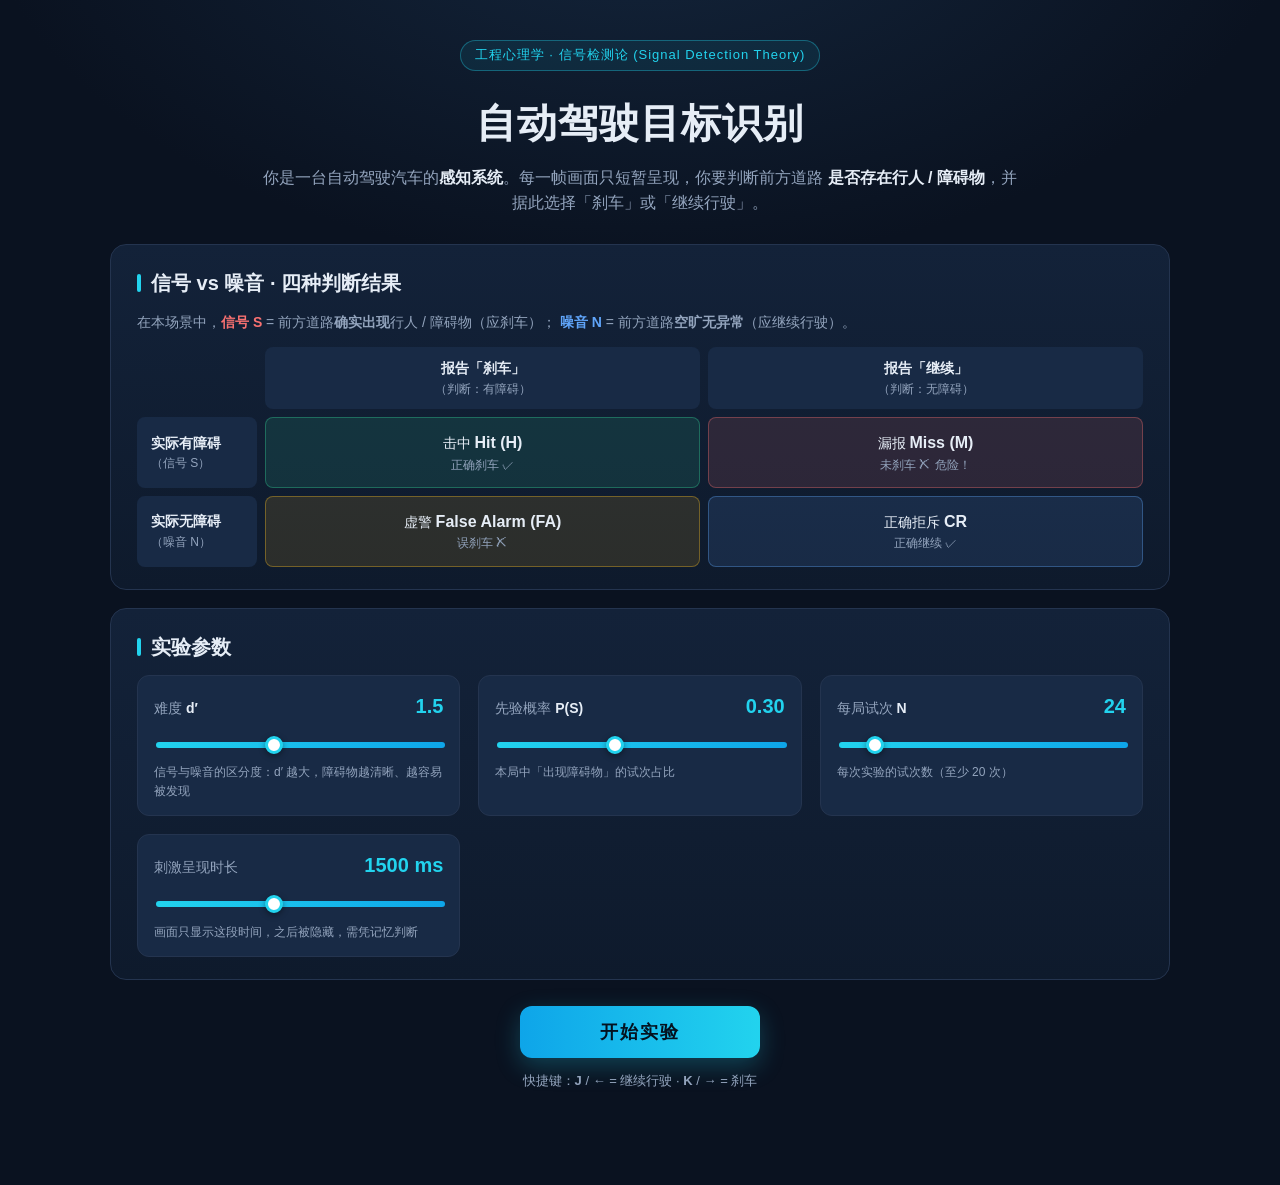
<file: index.html>
<!DOCTYPE html>
<html lang="zh-CN">
<head>
<meta charset="UTF-8" />
<meta name="viewport" content="width=device-width, initial-scale=1.0" />
<title>自动驾驶目标识别 · 信号检测论(SDT)实验</title>
<link rel="stylesheet" href="style.css" />
</head>
<body>

<!-- ======================= 开始界面 ======================= -->
<section id="screen-start" class="screen">

  <div class="hero">
    <div class="badge">工程心理学 · 信号检测论 (Signal Detection Theory)</div>
    <h1>自动驾驶目标识别</h1>
    <p class="subtitle">
      你是一台自动驾驶汽车的<b>感知系统</b>。每一帧画面只短暂呈现，你要判断前方道路
      <b>是否存在行人 / 障碍物</b>，并据此选择「刹车」或「继续行驶」。
    </p>
  </div>

  <!-- 场景与参数定义 -->
  <div class="panel">
    <h2>信号 vs 噪音 · 四种判断结果</h2>
    <p class="panel-note">
      在本场景中，<b class="hl-signal">信号 S</b> = 前方道路<b>确实出现</b>行人 / 障碍物（应刹车）；
      <b class="hl-noise">噪音 N</b> = 前方道路<b>空旷无异常</b>（应继续行驶）。
    </p>
    <div class="matrix">
      <div class="matrix-corner"></div>
      <div class="matrix-head">报告「刹车」<br><small>（判断：有障碍）</small></div>
      <div class="matrix-head">报告「继续」<br><small>（判断：无障碍）</small></div>

      <div class="matrix-head row">实际有障碍<br><small>（信号 S）</small></div>
      <div class="matrix-cell cell-hit">击中 <b>Hit (H)</b><small>正确刹车 ✓</small></div>
      <div class="matrix-cell cell-miss">漏报 <b>Miss (M)</b><small>未刹车 ✗ 危险！</small></div>

      <div class="matrix-head row">实际无障碍<br><small>（噪音 N）</small></div>
      <div class="matrix-cell cell-fa">虚警 <b>False Alarm (FA)</b><small>误刹车 ✗</small></div>
      <div class="matrix-cell cell-cr">正确拒斥 <b>CR</b><small>正确继续 ✓</small></div>
    </div>
  </div>

  <!-- 实验参数 -->
  <div class="panel">
    <h2>实验参数</h2>
    <div class="param-grid">
      <div class="param">
        <div class="param-head"><label>难度 <b>d′</b></label><span class="param-val" id="dprime-val">1.5</span></div>
        <input type="range" id="dprime-input" min="0.5" max="3" step="0.1" value="1.5" />
        <small>信号与噪音的区分度：d′ 越大，障碍物越清晰、越容易被发现</small>
      </div>
      <div class="param">
        <div class="param-head"><label>先验概率 <b>P(S)</b></label><span class="param-val" id="prior-val">0.30</span></div>
        <input type="range" id="prior-input" min="0.1" max="0.6" step="0.05" value="0.30" />
        <small>本局中「出现障碍物」的试次占比</small>
      </div>
      <div class="param">
        <div class="param-head"><label>每局试次 <b>N</b></label><span class="param-val" id="trials-val">24</span></div>
        <input type="range" id="trials-input" min="20" max="60" step="1" value="24" />
        <small>每次实验的试次数（至少 20 次）</small>
      </div>
      <div class="param">
        <div class="param-head"><label>刺激呈现时长</label><span class="param-val" id="stimtime-val">1500 ms</span></div>
        <input type="range" id="stimtime-input" min="500" max="3000" step="100" value="1500" />
        <small>画面只显示这段时间，之后被隐藏，需凭记忆判断</small>
      </div>
    </div>
  </div>

  <button id="btn-start" class="btn-primary">开始实验</button>
  <p class="hint">快捷键：<b>J</b> / ← = 继续行驶 · <b>K</b> / → = 刹车</p>
</section>

<!-- ======================= 游戏界面 ======================= -->
<section id="screen-game" class="screen hidden">

  <div class="hud-top">
    <div class="hud-left">
      <span class="hud-chip chip-accent">● AUTOPILOT VISION</span>
      <span class="hud-chip" id="hud-trial">试次 1 / 24</span>
    </div>
    <div class="hud-right">
      <span class="hud-chip">d′ = <b id="hud-dprime">1.5</b></span>
      <span class="hud-chip">P(S) = <b id="hud-prior">0.30</b></span>
      <span class="hud-chip" id="hud-score">正确 0</span>
    </div>
  </div>

  <div class="road-wrap">
    <canvas id="road-canvas"></canvas>
    <div id="stim-timer"><div id="stim-timer-fill" class="fill"></div></div>
    <div id="overlay" class="overlay"></div>
  </div>

  <div class="hud-bottom">
    <button id="btn-no" class="resp-btn btn-no">继续行驶<small>无障碍 · 不刹车</small><span class="key">J</span></button>
    <button id="btn-yes" class="resp-btn btn-yes">刹车！<small>有障碍 · 立即刹车</small><span class="key">K</span></button>
  </div>
  <p class="hint center">提示：刺激隐藏后请凭刚才的记忆作答，超时 3 秒自动记为「继续行驶」</p>
</section>

<!-- ======================= 结果界面 ======================= -->
<section id="screen-result" class="screen hidden">

  <div class="hero small">
    <h1>实验结果</h1>
    <p class="subtitle" id="result-summary">—</p>
    <p class="subtitle" id="dp-compare"></p>
  </div>

  <div class="result-grid">
    <!-- 四种结果统计（混淆矩阵） -->
    <div class="panel">
      <h2>四种结果统计</h2>
      <div class="confusion">
        <div class="conf-corner"></div>
        <div class="conf-head">报告「刹车」</div>
        <div class="conf-head">报告「继续」</div>
        <div class="conf-head row">实际有障碍</div>
        <div class="conf-cell cell-hit"><span class="big" id="cnt-H">0</span><b>击中 Hit</b><small>正确刹车</small></div>
        <div class="conf-cell cell-miss"><span class="big" id="cnt-M">0</span><b>漏报 Miss</b><small>危险！</small></div>
        <div class="conf-head row">实际无障碍</div>
        <div class="conf-cell cell-fa"><span class="big" id="cnt-FA">0</span><b>虚警 FA</b><small>误刹车</small></div>
        <div class="conf-cell cell-cr"><span class="big" id="cnt-CR">0</span><b>正确拒斥 CR</b><small>正确继续</small></div>
      </div>
    </div>

    <!-- SDT 指标 -->
    <div class="panel">
      <h2>信号检测论指标</h2>
      <div class="metrics">
        <div class="metric"><label>P(Hit) 击中率</label><b id="m-pHit">—</b></div>
        <div class="metric"><label>P(FA) 虚警率</label><b id="m-pFA">—</b></div>
        <div class="metric hl"><label>辨别力 d′</label><b id="m-dp">—</b></div>
        <div class="metric hl"><label>判断标准 c</label><b id="m-c">—</b></div>
        <div class="metric"><label>准确率</label><b id="m-acc">—</b></div>
        <div class="metric"><label>反应偏向 β</label><b id="m-beta">—</b></div>
      </div>
      <p class="panel-note" id="bias-text"></p>
      <p class="footnote">注：d′ 与 c 采用 log-linear 校正（每格计数 +0.5）计算，避免击中/虚警为 0 或 1 时 z 值无穷。</p>
    </div>
  </div>

  <!-- 交互式分布可视化 -->
  <div class="panel">
    <h2>概念可视化 · 信号与噪音分布</h2>
    <p class="panel-note">拖动下方 <b>c</b> 滑块，观察判断标准移动时「击中 / 漏报 / 虚警 / 正确拒斥」四块面积如何变化。</p>
    <canvas id="dist-canvas"></canvas>
    <div class="c-row">
      <label>判断标准 <b>c</b> = <span id="c-val">0.00</span></label>
      <input type="range" id="c-slider" min="-3" max="3" step="0.01" value="0" />
    </div>
    <div class="c-row">
      <label>辨别力 <b>d′</b> = <span id="dp-viz-val">1.50</span></label>
      <input type="range" id="dp-slider" min="0" max="3.5" step="0.1" value="1.5" />
    </div>
    <p class="hint" id="c-hint">c 右移 = 更保守（更少说「有障碍」）；c 左移 = 更激进（更多说「有障碍」）</p>
    <div class="viz-legend">
      <span class="lg noise"></span>噪音分布 N(0,1)（无障碍）
      <span class="lg signal"></span>信号分布 N(d′,1)（有障碍）
      <span class="lg crit"></span>判断标准 c
      <span class="lg hit"></span>击中
      <span class="lg miss"></span>漏报
      <span class="lg fa"></span>虚警
      <span class="lg cr"></span>正确拒斥
    </div>
  </div>

  <!-- ROC 曲线 -->
  <div class="panel">
    <h2>ROC 曲线（接受者操作特征）</h2>
    <p class="panel-note">曲线为该 d′ 下的理论 ROC；红点为本局实测操作点；青点随 c 滑块在曲线上移动。</p>
    <div class="roc-row">
      <canvas id="roc-canvas"></canvas>
      <div class="roc-side">
        <div class="viz-legend vertical">
          <span class="lg roc"></span>理论 ROC 曲线
          <span class="lg chance"></span>随机水平（对角线）
          <span class="lg obs"></span>本局实测操作点
          <span class="lg cur"></span>当前 c 对应点
        </div>
        <p class="panel-note">ROC 曲线越向左上角凸起，说明辨别力 d′ 越高。</p>
      </div>
    </div>
  </div>

  <!-- 逐次回顾 -->
  <div class="panel">
    <h2>逐次试次回顾</h2>
    <div id="trial-strip" class="trial-strip"></div>
    <div class="viz-legend">
      <span class="lg hit"></span>击中
      <span class="lg miss"></span>漏报
      <span class="lg fa"></span>虚警
      <span class="lg cr"></span>正确拒斥
    </div>
  </div>

  <!-- 多局对比 / 排行榜 -->
  <div class="panel">
    <h2>多局数据对比 · 排行榜</h2>
    <div class="history-row">
      <div class="history-table-wrap">
        <p id="history-empty" class="panel-note">暂无历史记录，完成第一局后会自动保存到本地。</p>
        <table id="history-table" class="history-table" style="display:none">
          <thead>
            <tr>
              <th>#</th><th>时间</th><th>设定 d′</th><th>P(S)</th><th>试次</th>
              <th>H/M/FA/CR</th><th>实测 d′</th><th>c</th><th>准确率</th>
            </tr>
          </thead>
          <tbody id="history-tbody"></tbody>
        </table>
      </div>
      <div class="leaderboard-wrap">
        <h3>灵敏度排行（按实测 d′ 降序）</h3>
        <div id="leaderboard" class="leaderboard"></div>
        <button id="btn-clear-history" class="btn-secondary">清空历史记录</button>
      </div>
    </div>
  </div>

  <div class="result-actions">
    <button id="btn-again" class="btn-primary">再来一局</button>
    <button id="btn-home" class="btn-secondary">返回首页</button>
  </div>
</section>

<script src="script.js"></script>
</body>
</html>
</file>
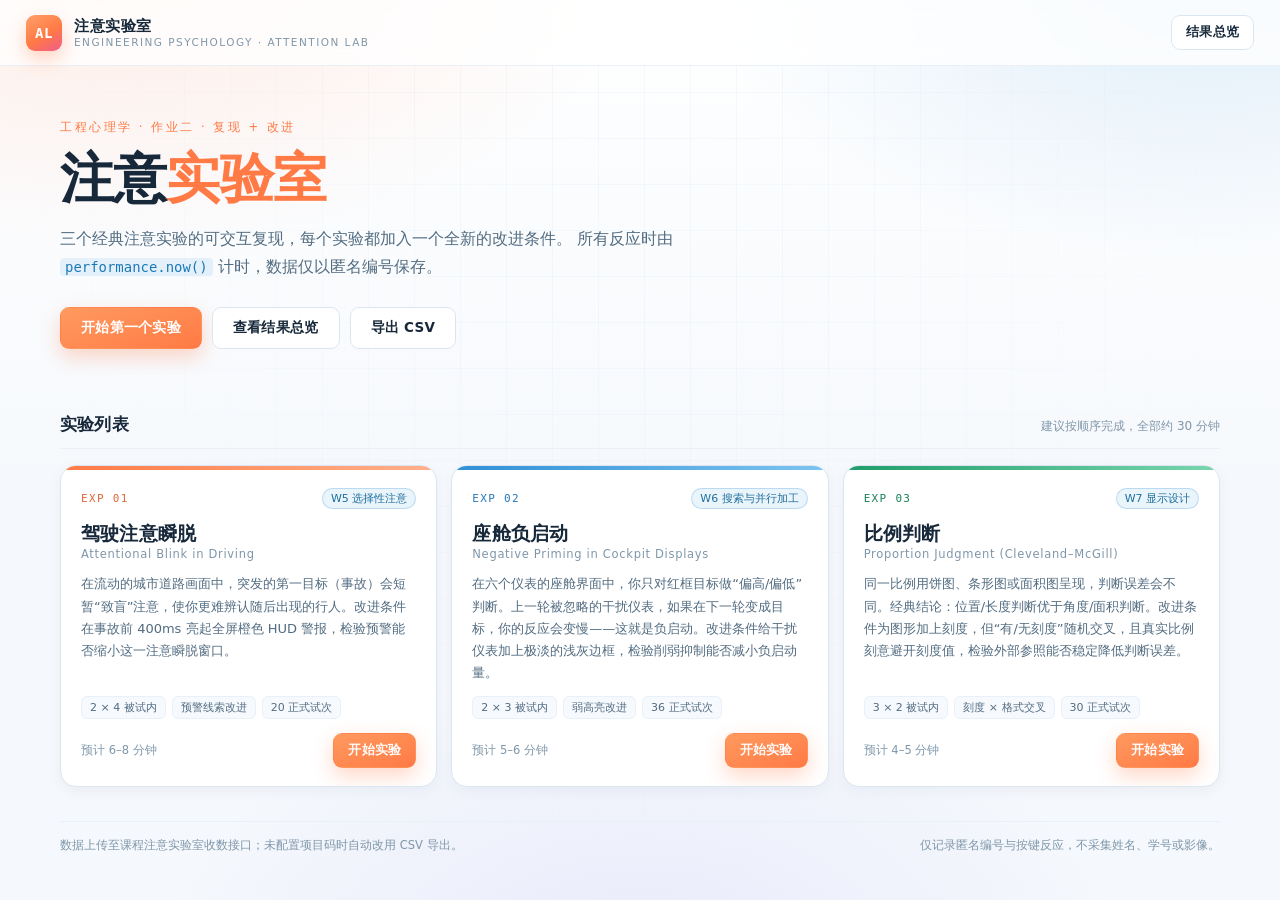
<file: work2/index.html>
<!DOCTYPE html>
<html lang="zh-CN">
<head>
<meta charset="UTF-8" />
<meta name="viewport" content="width=device-width, initial-scale=1" />
<title>注意实验室 · Attention Lab</title>
<link rel="stylesheet" href="css/base.css?v=20261110" />
<link rel="stylesheet" href="css/experiments.css?v=20261110" />
</head>
<body>
<div class="app" id="app">

  <!-- ========== 顶部导航 ========== -->
  <header class="topbar" id="topbar">
    <div class="brand" id="brandHome" role="button" tabindex="0">
      <div class="brand-mark">AL</div>
      <div class="brand-text">
        <div class="brand-title">注意实验室</div>
        <div class="brand-sub">Engineering Psychology · Attention Lab</div>
      </div>
    </div>
    <div class="topbar-right">
      <span class="pid-chip" id="pidChip" hidden>被试 <b id="pidChipValue">—</b></span>
      <button class="btn btn-ghost btn-sm" id="btnChangePid" hidden>更换编号</button>
      <button class="btn btn-ghost btn-sm" id="btnHome" hidden>首页</button>
      <button class="btn btn-ghost btn-sm" id="btnResults">结果总览</button>
    </div>
  </header>

  <main class="viewport" id="viewport">

    <!-- ========== 首页 ========== -->
    <section class="screen" data-screen="home">
      <div class="hero">
        <div class="hero-kicker">工程心理学 · 作业二 · 复现 + 改进</div>
        <h1>注意<span>实验室</span></h1>
        <p class="hero-sub">
          三个经典注意实验的可交互复现，每个实验都加入一个全新的改进条件。
          所有反应时由 <code>performance.now()</code> 计时，数据仅以匿名编号保存。
        </p>
        <div class="hero-actions">
          <button class="btn btn-primary" id="btnStartFirst">开始第一个实验</button>
          <button class="btn btn-ghost" id="btnHomeResults">查看结果总览</button>
          <button class="btn btn-ghost" id="btnHomeExport">导出 CSV</button>
        </div>
      </div>

      <div class="section-title">
        <h2>实验列表</h2>
        <span class="section-sub">建议按顺序完成，全部约 30 分钟</span>
      </div>
      <div class="exp-grid" id="expGrid"></div>

      <div class="notice" id="apiNotice" hidden></div>

      <footer class="site-foot">
        <span>数据上传至课程注意实验室收数接口；未配置项目码时自动改用 CSV 导出。</span>
        <span>仅记录匿名编号与按键反应，不采集姓名、学号或影像。</span>
      </footer>
    </section>

    <!-- ========== 知情同意 ========== -->
    <section class="screen" data-screen="consent">
      <div class="panel narrow">
        <div class="step-tag">Step 1 / 3 · 知情同意</div>
        <h2>参与前请阅读</h2>
        <ul class="consent-list">
          <li><b>研究目的</b>：复现注意瞬脱、负启动与比例判断三个经典效应，并检验改进条件是否有效。</li>
          <li><b>数据内容</b>：只记录你的匿名编号、按键/滑块反应与毫秒级反应时；不收集姓名、学号、IP 与摄像头影像。</li>
          <li><b>数据用途</b>：仅用于本课程作业的汇总分析，可能以群体平均的形式呈现。</li>
          <li><b>自愿参与</b>：可随时按 <kbd>Esc</kbd> 退出，退出后本次数据不会保存。</li>
          <li><b>视觉提示</b>：实验1 会出现 200ms 的黄色闪烁预警，如对闪烁敏感请勿参与。</li>
          <li><b>时长</b>：单个实验约 8–15 分钟，三个实验全部完成约 30 分钟，中途可以休息。</li>
        </ul>
        <label class="check">
          <input type="checkbox" id="consentCheck" />
          <span>我已阅读以上说明，理解并同意参与本实验。</span>
        </label>
        <div class="panel-actions">
          <button class="btn btn-ghost" id="btnConsentBack">返回首页</button>
          <button class="btn btn-primary" id="btnConsentNext" disabled>同意并继续</button>
        </div>
      </div>
    </section>

    <!-- ========== 被试编号 ========== -->
    <section class="screen" data-screen="identity">
      <div class="panel narrow">
        <div class="step-tag">Step 2 / 3 · 匿名编号</div>
        <h2>输入被试编号</h2>
        <p class="panel-lead">
          请使用 <b>2–12 位字母或数字</b> 的匿名编号（例如 <code>P01</code>）。
          编号是数据的唯一标识，请记录并记住它，不要填写姓名、学号或手机号。
        </p>
        <input class="input" id="pidInput" maxlength="12" placeholder="例如 P01" autocomplete="off" spellcheck="false" />
        <p class="hint" id="pidHint"></p>
        <div class="panel-actions">
          <button class="btn btn-ghost" id="btnPidBack">上一步</button>
          <button class="btn btn-primary" id="btnPidNext">进入实验</button>
        </div>
      </div>
    </section>

    <!-- ========== 实验说明 ========== -->
    <section class="screen" data-screen="brief">
      <div id="briefHost"></div>
    </section>

    <!-- ========== 实验运行 ========== -->
    <section class="screen" data-screen="run">
      <div id="runHost"></div>
    </section>

    <!-- ========== 结果总览 ========== -->
    <section class="screen" data-screen="results">
      <div class="page-head">
        <div>
          <h2>结果总览</h2>
          <p class="page-sub" id="resultSub">当前被试的数据</p>
        </div>
        <div class="page-actions">
          <button class="btn btn-ghost btn-sm" id="btnFetchGroup">从平台拉取汇总</button>
          <button class="btn btn-ghost btn-sm" id="btnImport">导入他人 CSV 汇总</button>
          <button class="btn btn-ghost btn-sm" id="btnClearImport" hidden>恢复我的数据</button>
          <input type="file" id="csvFile" accept=".csv,text/csv" hidden />
          <button class="btn btn-primary btn-sm" id="btnExportAll">导出我的数据</button>
        </div>
      </div>
      <div class="tabs" id="resultTabs">
        <button class="tab active" data-tab="ab">实验1 · 驾驶注意瞬脱</button>
        <button class="tab" data-tab="np">实验2 · 座舱负启动</button>
        <button class="tab" data-tab="cm">实验3 · 比例判断</button>
      </div>
      <div id="resultBody"></div>
    </section>

    <!-- ========== 结束页 ========== -->
    <section class="screen" data-screen="done">
      <div class="panel narrow done-panel" id="donePanel"></div>
    </section>

  </main>
</div>

<!-- 通用提示条 -->
<div class="toast" id="toast" hidden></div>

<!-- 通用确认框 -->
<div class="modal-backdrop" id="modal" hidden>
  <div class="modal">
    <h3 id="modalTitle">确认</h3>
    <p id="modalBody"></p>
    <div class="modal-actions">
      <button class="btn btn-ghost" id="modalCancel">取消</button>
      <button class="btn btn-primary" id="modalOk">确定</button>
    </div>
  </div>
</div>

<script src="js/config.js?v=20261110"></script>
<script src="js/core.js?v=20261110"></script>
<script src="js/charts.js?v=20261110"></script>
<script src="js/exp-ab.js?v=20261110"></script>
<script src="js/exp-np.js?v=20261110"></script>
<script src="js/exp-cm.js?v=20261110"></script>
<script src="js/results.js?v=20261110"></script>
<script src="js/app.js?v=20261110"></script>
</body>
</html>
</file>
<file: style.css>
/* =========================================================================
   自动驾驶目标识别 · 信号检测论实验 —— 样式表
   暗色「自动驾驶座舱」主题
   ========================================================================= */

:root{
  --bg:#0a1220;
  --bg2:#0e1a2c;
  --panel:#132239;
  --panel2:#182a45;
  --border:#24344f;
  --text:#e6edf6;
  --muted:#93a4bd;
  --accent:#22d3ee;
  --blue:#60a5fa;
  --green:#34d399;
  --red:#f87171;
  --orange:#fbbf24;
}

*{ box-sizing:border-box; }

html,body{ margin:0; padding:0; }

body{
  font-family:"Segoe UI","Microsoft YaHei","PingFang SC","Noto Sans SC",sans-serif;
  background:radial-gradient(1200px 700px at 50% -10%, #14263d 0%, var(--bg) 55%);
  color:var(--text);
  min-height:100vh;
  line-height:1.6;
}

.hidden{ display:none !important; }

.screen{
  max-width:1100px;
  margin:0 auto;
  padding:32px 20px 80px;
}

/* ---------------- 标题区 ---------------- */
.hero{ text-align:center; margin:8px 0 28px; }
.hero.small{ margin:4px 0 20px; }
.badge{
  display:inline-block; font-size:13px; letter-spacing:1px;
  color:var(--accent); border:1px solid rgba(34,211,238,.35);
  border-radius:999px; padding:4px 14px; margin-bottom:14px;
  background:rgba(34,211,238,.08);
}
h1{ font-size:40px; margin:6px 0 10px; font-weight:800; letter-spacing:1px; }
.hero.small h1{ font-size:32px; }
.subtitle{ color:var(--muted); font-size:16px; max-width:760px; margin:0 auto; }
.subtitle b{ color:var(--text); }

/* ---------------- 面板 ---------------- */
.panel{
  background:linear-gradient(180deg,var(--panel),var(--bg2));
  border:1px solid var(--border);
  border-radius:16px;
  padding:22px 26px;
  margin:18px 0;
}
.panel h2{ margin:0 0 12px; font-size:20px; font-weight:700; }
.panel h2::before{ content:""; display:inline-block; width:4px; height:18px; background:var(--accent); border-radius:2px; margin-right:10px; vertical-align:-2px; }
.panel-note{ color:var(--muted); margin:0 0 14px; font-size:14px; }
.footnote{ color:var(--muted); font-size:12px; margin:10px 0 0; }
.hint{ color:var(--muted); font-size:13px; text-align:center; }
.hint.center{ text-align:center; margin-top:14px; }
.hl-signal{ color:var(--red); }
.hl-noise{ color:var(--blue); }

/* ---------------- 混淆矩阵（开始页说明） ---------------- */
.matrix{
  display:grid;
  grid-template-columns:120px 1fr 1fr;
  gap:8px;
}
.matrix-head{
  font-weight:700; font-size:14px; text-align:center; padding:10px 6px;
  background:var(--panel2); border-radius:8px; color:var(--text);
}
.matrix-head small{ display:block; font-weight:400; color:var(--muted); font-size:12px; }
.matrix-head.row{ display:flex; flex-direction:column; justify-content:center; text-align:left; padding-left:14px; }
.matrix-cell{
  border-radius:8px; padding:12px 10px; text-align:center; font-size:14px;
  border:1px solid var(--border);
}
.matrix-cell b{ font-size:16px; }
.matrix-cell small{ display:block; color:var(--muted); font-size:12px; }
.cell-hit{ background:rgba(52,211,153,.12); border-color:rgba(52,211,153,.35); }
.cell-miss{ background:rgba(248,113,113,.12); border-color:rgba(248,113,113,.35); }
.cell-fa{ background:rgba(251,191,36,.12); border-color:rgba(251,191,36,.35); }
.cell-cr{ background:rgba(96,165,250,.12); border-color:rgba(96,165,250,.35); }

/* ---------------- 参数 ---------------- */
.param-grid{ display:grid; grid-template-columns:repeat(auto-fit,minmax(240px,1fr)); gap:18px; }
.param{ background:var(--panel2); border:1px solid var(--border); border-radius:12px; padding:14px 16px; }
.param-head{ display:flex; justify-content:space-between; align-items:baseline; margin-bottom:8px; }
.param-head label{ font-size:14px; color:var(--muted); }
.param-head label b{ color:var(--text); }
.param-val{ font-size:20px; font-weight:700; color:var(--accent); }
.param small{ display:block; color:var(--muted); font-size:12px; margin-top:8px; }

/* 滑块 */
input[type=range]{
  -webkit-appearance:none; appearance:none; width:100%; height:6px; border-radius:3px;
  background:linear-gradient(90deg,var(--accent),#0ea5e9);
  outline:none; cursor:pointer;
}
input[type=range]::-webkit-slider-thumb{
  -webkit-appearance:none; appearance:none; width:18px; height:18px; border-radius:50%;
  background:#fff; border:3px solid var(--accent); cursor:pointer; box-shadow:0 2px 6px rgba(0,0,0,.4);
}
input[type=range]::-moz-range-thumb{
  width:16px; height:16px; border-radius:50%; background:#fff; border:3px solid var(--accent); cursor:pointer;
}

/* ---------------- 按钮 ---------------- */
.btn-primary{
  display:block; margin:26px auto 8px; min-width:240px;
  background:linear-gradient(90deg,#0ea5e9,var(--accent)); color:#04121f;
  font-size:18px; font-weight:800; letter-spacing:2px;
  border:none; border-radius:12px; padding:14px 28px; cursor:pointer;
  box-shadow:0 8px 24px rgba(34,211,238,.25); transition:transform .08s ease, box-shadow .15s ease;
}
.btn-primary:hover{ transform:translateY(-1px); box-shadow:0 10px 30px rgba(34,211,238,.4); }
.btn-primary:active{ transform:translateY(1px); }
.btn-secondary{
  background:transparent; color:var(--muted); border:1px solid var(--border);
  border-radius:10px; padding:10px 18px; cursor:pointer; font-size:14px; transition:all .15s;
}
.btn-secondary:hover{ color:var(--text); border-color:var(--accent); }

/* ---------------- 游戏界面 ---------------- */
#screen-game{ max-width:1000px; padding-top:18px; }

.hud-top{
  display:flex; justify-content:space-between; align-items:center;
  gap:12px; flex-wrap:wrap; margin-bottom:12px;
}
.hud-left,.hud-right{ display:flex; gap:8px; flex-wrap:wrap; }
.hud-chip{
  font-size:13px; color:var(--muted); background:var(--panel);
  border:1px solid var(--border); border-radius:8px; padding:5px 12px;
}
.hud-chip b{ color:var(--text); }
.chip-accent{ color:var(--accent); border-color:rgba(34,211,238,.4); }

.road-wrap{
  position:relative; border-radius:14px; overflow:hidden;
  border:1px solid var(--border); box-shadow:0 14px 40px rgba(0,0,0,.45);
}
.road-wrap canvas{ display:block; width:100%; height:auto; }

#stim-timer{
  position:absolute; left:0; right:0; bottom:0; height:6px; background:rgba(0,0,0,.5);
}
#stim-timer-fill{ height:100%; width:100%; background:var(--accent); transition:none; }
#stim-timer-fill.warn{ background:var(--orange); }

.overlay{
  position:absolute; inset:0; display:none; align-items:center; justify-content:center;
  text-align:center; padding:20px; font-size:22px; font-weight:700;
}
.overlay-response{ background:rgba(3,8,16,.62); color:#fff; font-size:26px; }
.fb-hit{ background:rgba(20,80,50,.78); color:#d1fae5; }
.fb-miss{ background:rgba(120,30,35,.82); color:#fecaca; }
.fb-fa{ background:rgba(120,80,10,.78); color:#fde68a; }
.fb-cr{ background:rgba(25,55,100,.78); color:#dbeafe; }
.overlay .fb-sub{ display:block; font-size:15px; font-weight:400; margin-top:8px; opacity:.9; }

.hud-bottom{ display:flex; gap:14px; margin-top:14px; }
.resp-btn{
  flex:1; position:relative; text-align:left; padding:16px 20px;
  font-size:20px; font-weight:800; color:#fff; cursor:pointer;
  border-radius:12px; border:1px solid var(--border); transition:transform .07s, filter .15s;
}
.resp-btn small{ display:block; font-size:13px; font-weight:400; opacity:.75; margin-top:2px; }
.resp-btn:active{ transform:translateY(2px); }
.resp-btn .key{
  position:absolute; right:14px; top:50%; transform:translateY(-50%);
  font-size:13px; padding:3px 9px; border-radius:6px; background:rgba(255,255,255,.15);
}
.btn-no{ background:linear-gradient(180deg,#123a5c,#0d2a44); }
.btn-no:hover{ filter:brightness(1.15); }
.btn-yes{ background:linear-gradient(180deg,#b91c1c,#7f1d1d); border-color:rgba(248,113,113,.5); }
.btn-yes:hover{ filter:brightness(1.15); }
/* 观察刺激期间按钮不可点；作答窗口开启时高亮提示 */
.resp-btn:disabled{ opacity:.38; cursor:not-allowed; filter:grayscale(.6); transform:none; }
.resp-btn.armed{ box-shadow:0 0 0 2px rgba(34,211,238,.45), 0 0 22px rgba(34,211,238,.25); }
.resp-btn.armed.btn-yes{ box-shadow:0 0 0 2px rgba(248,113,113,.55), 0 0 22px rgba(248,113,113,.3); }

/* ---------------- 结果界面 ---------------- */
.result-grid{ display:grid; grid-template-columns:1.15fr 1fr; gap:18px; }
@media (max-width:820px){ .result-grid{ grid-template-columns:1fr; } }

.confusion{
  display:grid; grid-template-columns:110px 1fr 1fr; gap:8px;
}
.conf-head{ font-size:13px; color:var(--muted); text-align:center; padding:6px; }
.conf-head.row{ display:flex; align-items:center; justify-content:flex-start; color:var(--text); font-weight:700; }
.conf-cell{
  border-radius:10px; padding:14px 8px; text-align:center; border:1px solid var(--border);
}
.conf-cell .big{ display:block; font-size:36px; font-weight:800; line-height:1; }
.conf-cell b{ display:block; margin-top:6px; font-size:15px; }
.conf-cell small{ color:var(--muted); font-size:12px; }

.metrics{ display:grid; grid-template-columns:1fr 1fr; gap:10px; }
.metric{ background:var(--panel2); border:1px solid var(--border); border-radius:10px; padding:12px 14px; }
.metric label{ display:block; color:var(--muted); font-size:13px; margin-bottom:4px; }
.metric b{ font-size:24px; font-weight:800; color:var(--text); }
.metric.hl{ border-color:rgba(34,211,238,.4); }
.metric.hl b{ color:var(--accent); }

/* 可视化画布 */
#dist-canvas,#roc-canvas{ width:100%; height:auto; display:block; border-radius:8px; background:var(--bg2); }

.c-row{ display:flex; align-items:center; gap:16px; margin-top:14px; }
.c-row label{ font-size:15px; color:var(--muted); min-width:150px; }
.c-row label b{ color:var(--accent); font-size:20px; }
.c-row input{ flex:1; }

.viz-legend{ display:flex; flex-wrap:wrap; gap:6px 18px; margin-top:14px; font-size:13px; color:var(--muted); align-items:center; }
.viz-legend.vertical{ flex-direction:column; align-items:flex-start; gap:10px; }
.viz-legend .lg{ display:inline-block; width:14px; height:14px; border-radius:4px; margin-right:6px; vertical-align:-2px; }
.lg.noise{ background:var(--blue); }
.lg.signal{ background:var(--red); }
.lg.crit{ background:#e2e8f0; }
.lg.hit{ background:var(--green); }
.lg.miss{ background:var(--red); }
.lg.fa{ background:var(--orange); }
.lg.cr{ background:var(--blue); }
.lg.roc{ background:var(--accent); }
.lg.chance{ background:rgba(148,163,184,.5); }
.lg.obs{ background:var(--red); border-radius:50%; }
.lg.cur{ background:var(--accent); border-radius:50%; }

.roc-row{ display:grid; grid-template-columns:1fr 240px; gap:18px; align-items:start; }
@media (max-width:820px){ .roc-row{ grid-template-columns:1fr; } }
.roc-side{ padding-top:8px; }

/* 逐次回顾 */
.trial-strip{ display:flex; flex-wrap:wrap; gap:5px; }
.trial-dot{ width:16px; height:16px; border-radius:4px; display:inline-block; }
.trial-dot.hit{ background:var(--green); }
.trial-dot.miss{ background:var(--red); }
.trial-dot.fa{ background:var(--orange); }
.trial-dot.cr{ background:var(--blue); }

/* 历史 / 排行榜 */
.history-row{ display:grid; grid-template-columns:1.6fr 1fr; gap:20px; }
@media (max-width:820px){ .history-row{ grid-template-columns:1fr; } }
.history-table{ width:100%; border-collapse:collapse; font-size:13px; }
.history-table th,.history-table td{ padding:8px 10px; text-align:center; border-bottom:1px solid var(--border); }
.history-table th{ color:var(--muted); font-weight:600; }
.history-table td{ color:var(--text); }

.leaderboard-wrap h3{ font-size:15px; margin:0 0 12px; color:var(--text); }
.leaderboard{ display:flex; flex-direction:column; gap:8px; margin-bottom:16px; }
.lb-row{
  display:flex; align-items:center; gap:12px; background:var(--panel2);
  border:1px solid var(--border); border-radius:10px; padding:10px 14px;
}
.lb-rank{
  min-width:34px; text-align:center; font-weight:800; border-radius:8px; padding:4px 6px;
  background:var(--panel); color:var(--muted); font-size:13px;
}
.lb-rank.r1{ background:linear-gradient(135deg,#fbbf24,#f59e0b); color:#3a2a00; }
.lb-rank.r2{ background:linear-gradient(135deg,#cbd5e1,#94a3b8); color:#1e293b; }
.lb-rank.r3{ background:linear-gradient(135deg,#f59e0b,#b45309); color:#3a1c00; }
.lb-meta{ flex:1; color:var(--muted); font-size:12px; }
.lb-dp{ font-weight:700; color:var(--accent); }
.lb-acc{ color:var(--muted); font-size:12px; }

.result-actions{ display:flex; gap:14px; justify-content:center; margin:26px 0 10px; }
.result-actions .btn-primary{ margin:0; }
</file>
<file: work2/css/base.css>
/* ============================================================
   base.css — 全站基础主题（浅色 + 彩色强调）
   ============================================================ */

:root {
  --bg: #f5f8fc;
  --bg-2: #eef4fa;
  --panel: #ffffff;
  --panel-2: #ffffff;
  --panel-3: #f6f9fd;
  --line: #dce6f1;
  --line-soft: #e9f0f8;
  --text: #16283a;
  --muted: #526c81;
  --dim: #7f97aa;
  --accent: #ff7a45;      /* 珊瑚橙 */
  --accent-2: #2f8fd6;    /* 湖蓝 */
  --violet: #7b6cf6;
  --pink: #ec5f9b;
  --danger: #e04b3c;
  --ok: #1f9d6b;
  --blue: #2f8fd6;
  --radius: 12px;
  --radius-lg: 16px;
  --font: "Segoe UI", "PingFang SC", "Hiragino Sans GB", "Microsoft YaHei", system-ui, -apple-system, sans-serif;
  --mono: "Cascadia Mono", "Consolas", "SFMono-Regular", monospace;
}

* { box-sizing: border-box; }

html, body { height: 100%; }

body {
  margin: 0;
  font-family: var(--font);
  background: var(--bg);
  color: var(--text);
  overflow: hidden;
  -webkit-font-smoothing: antialiased;
  text-rendering: optimizeLegibility;
}

/* 背景：淡彩光斑 + 极淡网格 */
body::before {
  content: "";
  position: fixed;
  inset: 0;
  pointer-events: none;
  background:
    radial-gradient(900px 520px at 8% -8%, rgba(255, 122, 69, .16), transparent 62%),
    radial-gradient(820px 480px at 94% -4%, rgba(47, 143, 214, .16), transparent 62%),
    radial-gradient(760px 460px at 50% 108%, rgba(123, 108, 246, .10), transparent 64%),
    linear-gradient(180deg, #ffffff 0%, var(--bg) 58%);
  z-index: 0;
}

body::after {
  content: "";
  position: fixed;
  inset: 0;
  pointer-events: none;
  background-image:
    linear-gradient(rgba(47, 143, 214, .05) 1px, transparent 1px),
    linear-gradient(90deg, rgba(47, 143, 214, .05) 1px, transparent 1px);
  background-size: 46px 46px;
  z-index: 0;
  mask-image: radial-gradient(ellipse at 50% 0%, #000 10%, transparent 72%);
}

h1, h2, h3, h4 { margin: 0; font-weight: 650; letter-spacing: .01em; }
p { margin: 0; }
code {
  font-family: var(--mono);
  font-size: .9em;
  color: #1b78b8;
  background: rgba(47, 143, 214, .10);
  padding: 1px 5px;
  border-radius: 4px;
}
kbd {
  font-family: var(--mono);
  font-size: 12px;
  border: 1px solid var(--line);
  border-bottom-width: 2px;
  background: #ffffff;
  color: var(--text);
  padding: 1px 6px;
  border-radius: 5px;
}

/* ---------------- 布局骨架 ---------------- */
.app {
  position: relative;
  z-index: 1;
  display: flex;
  flex-direction: column;
  height: 100vh;
}

.topbar {
  flex: 0 0 auto;
  height: 66px;
  padding: 0 26px;
  display: flex;
  align-items: center;
  justify-content: space-between;
  border-bottom: 1px solid var(--line-soft);
  background: rgba(255, 255, 255, .78);
  backdrop-filter: blur(10px);
}

.brand {
  display: flex;
  align-items: center;
  gap: 12px;
  cursor: pointer;
  user-select: none;
}
.brand-mark {
  width: 36px;
  height: 36px;
  border-radius: 9px;
  display: grid;
  place-items: center;
  font-family: var(--mono);
  font-weight: 700;
  font-size: 14px;
  letter-spacing: .04em;
  color: #ffffff;
  background: linear-gradient(150deg, #ffa06a, var(--accent) 55%, #ef5c8b);
  box-shadow: 0 8px 18px rgba(255, 122, 69, .32);
}
.brand-title { font-size: 15px; font-weight: 650; letter-spacing: .04em; }
.brand-sub { font-size: 10.5px; color: var(--dim); letter-spacing: .14em; text-transform: uppercase; }

.topbar-right { display: flex; align-items: center; gap: 10px; }

.pid-chip {
  font-size: 12px;
  color: var(--muted);
  border: 1px solid var(--line);
  background: var(--panel);
  padding: 5px 11px;
  border-radius: 999px;
}
.pid-chip b { color: var(--accent); font-family: var(--mono); letter-spacing: .06em; }

.viewport {
  flex: 1 1 auto;
  min-height: 0;
  overflow-y: auto;
  overflow-x: hidden;
  padding: 0 26px 40px;
}
.viewport::-webkit-scrollbar { width: 10px; }
.viewport::-webkit-scrollbar-thumb { background: #cbd9e7; border-radius: 8px; }

.screen { display: none; max-width: 1160px; margin: 0 auto; animation: fade .28s ease both; }
.screen.active { display: block; }
@keyframes fade { from { opacity: 0; transform: translateY(8px); } to { opacity: 1; transform: none; } }

/* 实验运行时：隐藏导航、锁定滚动 */
body.in-exp .topbar { display: none; }
body.in-exp .viewport { overflow: hidden; padding: 0; }
body.in-exp .screen[data-screen="run"] { max-width: none; height: 100%; }

/* ---------------- 首页 ---------------- */
.hero { padding: 54px 0 30px; max-width: 780px; }
.hero-kicker {
  font-size: 11.5px;
  letter-spacing: .22em;
  text-transform: uppercase;
  color: var(--accent);
  margin-bottom: 16px;
}
.hero h1 {
  font-size: 54px;
  line-height: 1.05;
  letter-spacing: -.015em;
  margin-bottom: 18px;
}
.hero h1 span { color: var(--accent); }
.hero-sub { font-size: 15.5px; line-height: 1.8; color: var(--muted); max-width: 640px; }
.hero-actions { display: flex; flex-wrap: wrap; gap: 10px; margin-top: 26px; }

.section-title {
  display: flex;
  align-items: baseline;
  justify-content: space-between;
  margin: 34px 0 16px;
  padding-bottom: 12px;
  border-bottom: 1px solid var(--line-soft);
}
.section-title h2 { font-size: 17px; }
.section-sub { font-size: 12px; color: var(--dim); }

.exp-grid {
  display: grid;
  grid-template-columns: repeat(auto-fit, minmax(300px, 1fr));
  gap: 14px;
}

.exp-card {
  position: relative;
  border: 1px solid var(--line);
  border-radius: var(--radius-lg);
  background: var(--panel);
  padding: 22px 20px 18px;
  display: flex;
  flex-direction: column;
  gap: 12px;
  overflow: hidden;
  box-shadow: 0 4px 14px rgba(28, 62, 96, .05);
  transition: border-color .18s ease, transform .18s ease, box-shadow .18s ease;
}
.exp-card::before {
  content: "";
  position: absolute;
  inset: 0 0 auto 0;
  height: 4px;
  background: linear-gradient(90deg, var(--accent), #ffb08a);
}
.exp-card:nth-child(1)::before { background: linear-gradient(90deg, #ff7a45, #ffb08a); }
.exp-card:nth-child(2)::before { background: linear-gradient(90deg, #2f8fd6, #7cc4f0); }
.exp-card:nth-child(3)::before { background: linear-gradient(90deg, #1f9d6b, #79d6ae); }
.exp-card:nth-child(1) .exp-no { color: #e2683a; }
.exp-card:nth-child(2) .exp-no { color: #2578b6; }
.exp-card:nth-child(3) .exp-no { color: #178257; }
.exp-card:hover {
  border-color: #b9d3e8;
  transform: translateY(-3px);
  box-shadow: 0 12px 26px rgba(28, 62, 96, .11);
}
.exp-card.done::before { background: linear-gradient(90deg, var(--ok), #79d6ae); }

.exp-card-top { display: flex; align-items: center; justify-content: space-between; gap: 8px; }
.exp-no {
  font-family: var(--mono);
  font-size: 11px;
  color: var(--dim);
  letter-spacing: .12em;
}
.exp-week {
  font-size: 11px;
  color: #1f6f9e;
  border: 1px solid rgba(47, 143, 214, .26);
  background: rgba(47, 143, 214, .10);
  padding: 2px 8px;
  border-radius: 999px;
  white-space: nowrap;
}
.exp-card h3 { font-size: 19px; }
.exp-card .exp-en { font-size: 11.5px; color: var(--dim); letter-spacing: .06em; }
.exp-card .exp-desc { font-size: 13px; line-height: 1.7; color: var(--muted); flex: 1; }
.exp-tags { display: flex; flex-wrap: wrap; gap: 6px; }
.tag {
  font-size: 11px;
  color: var(--muted);
  border: 1px solid var(--line-soft);
  background: var(--panel-3);
  padding: 3px 8px;
  border-radius: 6px;
}
.exp-card-foot {
  display: flex;
  align-items: center;
  justify-content: space-between;
  margin-top: 2px;
  gap: 10px;
}
.exp-status { font-size: 11.5px; color: var(--dim); }
.exp-status.ok { color: var(--ok); }

.notice {
  margin-top: 18px;
  border: 1px solid rgba(255, 122, 69, .30);
  background: rgba(255, 122, 69, .07);
  color: #9a4a20;
  font-size: 12.5px;
  line-height: 1.7;
  padding: 12px 14px;
  border-radius: var(--radius);
}

.site-foot {
  display: flex;
  flex-wrap: wrap;
  justify-content: space-between;
  gap: 8px;
  margin-top: 34px;
  padding-top: 16px;
  border-top: 1px solid var(--line-soft);
  font-size: 11.5px;
  color: var(--dim);
}

/* ---------------- 通用面板 ---------------- */
.panel {
  border: 1px solid var(--line);
  border-radius: var(--radius-lg);
  background: var(--panel);
  box-shadow: 0 8px 26px rgba(28, 62, 96, .07);
  padding: 30px 32px;
  margin: 40px auto;
}
.panel.narrow { max-width: 660px; }
.panel h2 { font-size: 24px; margin-bottom: 14px; }
.panel-lead { font-size: 13.5px; line-height: 1.8; color: var(--muted); margin-bottom: 18px; }

.step-tag {
  font-family: var(--mono);
  font-size: 11px;
  letter-spacing: .12em;
  color: var(--accent);
  margin-bottom: 12px;
}

.consent-list { margin: 0 0 22px; padding-left: 18px; }
.consent-list li { font-size: 13.5px; line-height: 1.85; color: var(--muted); margin-bottom: 8px; }
.consent-list b { color: var(--text); font-weight: 600; }

.check {
  display: flex;
  align-items: flex-start;
  gap: 10px;
  font-size: 13.5px;
  color: var(--text);
  border: 1px solid var(--line);
  background: var(--panel-3);
  padding: 12px 14px;
  border-radius: var(--radius);
  cursor: pointer;
  margin-bottom: 20px;
}
.check input { margin-top: 2px; accent-color: var(--accent); width: 15px; height: 15px; }

.panel-actions { display: flex; justify-content: space-between; gap: 10px; }

.input {
  width: 100%;
  background: #ffffff;
  border: 1px solid var(--line);
  color: var(--text);
  border-radius: var(--radius);
  padding: 13px 14px;
  font-family: var(--mono);
  font-size: 17px;
  letter-spacing: .08em;
  outline: none;
  transition: border-color .15s ease, box-shadow .15s ease;
}
.input:focus { border-color: var(--accent); box-shadow: 0 0 0 3px rgba(255, 122, 69, .14); }
.input::placeholder { color: #a8b9c7; letter-spacing: .02em; }
.hint { font-size: 12px; color: var(--dim); margin-top: 9px; min-height: 18px; }
.hint.err { color: var(--danger); }
.hint.ok { color: var(--ok); }

/* ---------------- 按钮 ---------------- */
.btn {
  appearance: none;
  border: 1px solid transparent;
  border-radius: 9px;
  font-family: inherit;
  font-size: 13.5px;
  font-weight: 600;
  letter-spacing: .02em;
  padding: 11px 20px;
  cursor: pointer;
  transition: background .15s ease, border-color .15s ease, transform .1s ease, color .15s ease;
  white-space: nowrap;
}
.btn:active { transform: translateY(1px); }
.btn-primary {
  background: linear-gradient(160deg, #ff9a5f, var(--accent));
  color: #ffffff;
  box-shadow: 0 8px 20px rgba(255, 122, 69, .30);
}
.btn-primary:hover { background: linear-gradient(160deg, #ffab77, #f76a33); }
.btn-primary:disabled { opacity: .45; cursor: not-allowed; box-shadow: none; }
.btn-ghost {
  background: #ffffff;
  border-color: var(--line);
  color: var(--text);
}
.btn-ghost:hover { background: var(--panel-3); border-color: #b9d3e8; }
.btn-sm { padding: 8px 14px; font-size: 12.5px; }
.btn-tiny { padding: 6px 11px; font-size: 11.5px; border-radius: 7px; }
.btn-danger { background: rgba(224, 75, 60, .10); border-color: rgba(224, 75, 60, .38); color: #c63a2c; }

/* ---------------- 结果页 ---------------- */
.page-head {
  display: flex;
  align-items: flex-end;
  justify-content: space-between;
  gap: 16px;
  padding: 40px 0 18px;
  border-bottom: 1px solid var(--line-soft);
}
.page-head h2 { font-size: 26px; }
.page-sub { font-size: 12.5px; color: var(--dim); margin-top: 6px; }
.page-actions { display: flex; gap: 8px; }

.tabs { display: flex; gap: 6px; margin: 20px 0 18px; flex-wrap: wrap; }
.tab {
  appearance: none;
  border: 1px solid var(--line);
  background: #ffffff;
  color: var(--muted);
  font-family: inherit;
  font-size: 13px;
  padding: 9px 16px;
  border-radius: 8px;
  cursor: pointer;
  transition: all .15s ease;
}
.tab:hover { color: var(--text); background: var(--panel-3); }
.tab.active {
  color: #ffffff;
  background: linear-gradient(160deg, #ff9a5f, var(--accent));
  border-color: transparent;
  font-weight: 600;
  box-shadow: 0 6px 16px rgba(255, 122, 69, .26);
}

.result-block {
  border: 1px solid var(--line);
  border-radius: var(--radius-lg);
  background: var(--panel);
  box-shadow: 0 4px 16px rgba(28, 62, 96, .05);
  padding: 22px 24px;
  margin-bottom: 16px;
}
.result-block h3 { font-size: 15px; margin-bottom: 4px; }
.result-block .rb-sub { font-size: 12px; color: var(--dim); margin-bottom: 16px; }

.metric-row {
  display: grid;
  grid-template-columns: repeat(auto-fit, minmax(150px, 1fr));
  gap: 10px;
  margin-bottom: 6px;
}
.metric {
  border: 1px solid var(--line-soft);
  background: var(--panel-3);
  border-radius: var(--radius);
  padding: 12px 14px;
}
.metric-label { font-size: 11px; color: var(--dim); letter-spacing: .04em; }
.metric-value {
  font-family: var(--mono);
  font-size: 23px;
  font-weight: 600;
  margin-top: 5px;
  color: var(--text);
}
.metric-value.accent { color: var(--accent); }
.metric-value.ok { color: var(--ok); }
.metric-value.warn { color: var(--danger); }
.metric-note { font-size: 11px; color: var(--dim); margin-top: 3px; }

.chart-wrap { width: 100%; overflow-x: auto; }
.chart-wrap svg { display: block; max-width: 100%; height: auto; }

.legend { display: flex; flex-wrap: wrap; gap: 16px; margin-top: 10px; font-size: 12px; color: var(--muted); }
.legend i {
  display: inline-block;
  width: 10px; height: 10px;
  border-radius: 3px;
  margin-right: 6px;
  vertical-align: -1px;
}

.data-table { width: 100%; border-collapse: collapse; font-size: 12.5px; margin-top: 6px; }
.data-table th, .data-table td {
  padding: 8px 10px;
  border-bottom: 1px solid var(--line-soft);
  text-align: right;
}
.data-table th {
  color: var(--dim);
  font-weight: 500;
  font-size: 11.5px;
  letter-spacing: .04em;
}
.data-table th:first-child, .data-table td:first-child { text-align: left; }
.data-table td { font-family: var(--mono); color: var(--text); }
.data-table tr:last-child td { border-bottom: none; }

.interpret {
  font-size: 13px;
  line-height: 1.85;
  color: var(--muted);
  border-left: 3px solid var(--accent);
  padding: 4px 0 4px 14px;
  margin-top: 16px;
}
.interpret b { color: var(--text); }
.interpret .hl { color: var(--accent); font-weight: 600; }

.empty-state {
  padding: 46px 20px;
  text-align: center;
  color: var(--dim);
  font-size: 13.5px;
  line-height: 1.9;
}
.empty-state b { display: block; color: var(--text); font-size: 15px; margin-bottom: 6px; }

/* ---------------- 结束页 ---------------- */
.done-panel { text-align: center; }
.done-icon {
  width: 56px; height: 56px;
  margin: 0 auto 18px;
  border-radius: 50%;
  display: grid; place-items: center;
  font-size: 26px;
  color: #ffffff;
  background: linear-gradient(150deg, #57d6a4, var(--ok));
  box-shadow: 0 10px 28px rgba(31, 157, 107, .26);
}
.done-panel h2 { margin-bottom: 8px; }
.done-stats {
  display: grid;
  grid-template-columns: repeat(3, 1fr);
  gap: 10px;
  margin: 22px 0 18px;
}
.upload-state {
  font-size: 12.5px;
  color: var(--muted);
  border: 1px solid var(--line);
  background: var(--panel-3);
  border-radius: var(--radius);
  padding: 10px 12px;
  margin-bottom: 22px;
  line-height: 1.7;
}
.upload-state.ok { border-color: rgba(31, 157, 107, .32); background: rgba(31, 157, 107, .07); color: #14805a; }
.upload-state.err { border-color: rgba(224, 75, 60, .32); background: rgba(224, 75, 60, .06); color: #bf3a2c; }
.done-panel .hero-actions { justify-content: center; }

/* ---------------- Toast / Modal ---------------- */
.toast {
  position: fixed;
  left: 50%;
  bottom: 34px;
  transform: translateX(-50%);
  z-index: 90;
  background: #ffffff;
  border: 1px solid var(--line);
  color: var(--text);
  font-size: 13px;
  padding: 10px 18px;
  border-radius: 999px;
  box-shadow: 0 12px 30px rgba(28, 62, 96, .18);
  max-width: 80vw;
  text-align: center;
}
.toast[hidden] { display: none; }

.modal-backdrop {
  position: fixed;
  inset: 0;
  z-index: 100;
  display: grid;
  place-items: center;
  background: rgba(22, 40, 58, .38);
  backdrop-filter: blur(4px);
}
.modal-backdrop[hidden] { display: none; }
.modal {
  width: min(440px, 92vw);
  border: 1px solid var(--line);
  border-radius: var(--radius-lg);
  background: #ffffff;
  padding: 24px;
  box-shadow: 0 30px 70px rgba(28, 62, 96, .22);
}
.modal h3 { font-size: 17px; margin-bottom: 10px; }
.modal p { font-size: 13.5px; color: var(--muted); line-height: 1.75; }
.modal-actions { display: flex; justify-content: flex-end; gap: 10px; margin-top: 22px; }

/* ---------------- 小屏适配 ---------------- */
@media (max-width: 760px) {
  .hero { padding-top: 34px; }
  .hero h1 { font-size: 38px; }
  .topbar { padding: 0 14px; height: 58px; }
  .brand-sub { display: none; }
  .viewport { padding: 0 14px 28px; }
  .panel { padding: 22px 18px; margin: 20px auto; }
  .page-head { flex-direction: column; align-items: flex-start; padding-top: 24px; }
  .done-stats { grid-template-columns: 1fr; }
}
</file>
<file: work2/css/experiments.css>
/* ============================================================
   experiments.css — 实验舞台、驾驶场景、座舱仪表、比例判断
   ============================================================ */

/* ---------------- 通用实验外壳 ---------------- */
.exp-shell {
  --stage-w: min(96vw, 1040px, calc((100vh - 196px) * 16 / 9));
  height: 100%;
  display: flex;
  flex-direction: column;
  align-items: center;
  justify-content: center;
  gap: 10px;
  padding: 10px 0 12px;
}

.hud {
  width: var(--stage-w);
  display: flex;
  align-items: center;
  justify-content: space-between;
  gap: 14px;
  height: 38px;
  padding: 0 4px;
  font-size: 12px;
  color: var(--muted);
}
.hud-left, .hud-right { display: flex; align-items: center; gap: 10px; min-width: 0; }
.hud-tag {
  font-family: var(--mono);
  font-size: 10.5px;
  letter-spacing: .1em;
  color: #ffffff;
  background: linear-gradient(140deg, #ff9a5f, var(--accent));
  padding: 2px 7px;
  border-radius: 4px;
  font-weight: 700;
}
.hud-title { color: var(--text); font-weight: 600; white-space: nowrap; }
.hud-center { display: flex; align-items: center; gap: 10px; flex: 1; max-width: 380px; }
.hud-count { font-family: var(--mono); font-size: 11.5px; color: var(--dim); white-space: nowrap; }
.progress {
  flex: 1;
  height: 5px;
  border-radius: 4px;
  background: #e2ebf4;
  overflow: hidden;
}
.progress-bar {
  height: 100%;
  width: 0;
  border-radius: 4px;
  background: linear-gradient(90deg, var(--accent-2), var(--accent));
  transition: width .18s linear;
}
.hud-cond {
  font-size: 11.5px;
  color: #b4551f;
  border: 1px solid rgba(255, 122, 69, .35);
  background: rgba(255, 122, 69, .10);
  padding: 3px 9px;
  border-radius: 999px;
  white-space: nowrap;
}

.stage {
  position: relative;
  width: var(--stage-w);
  aspect-ratio: 16 / 9;
  border-radius: 14px;
  overflow: hidden;
  border: 1px solid #d6e3ef;
  background: #e9f2fa;
  box-shadow: 0 18px 44px rgba(28, 62, 96, .14);
  flex: 0 0 auto;
}

.foot-hint {
  width: var(--stage-w);
  text-align: center;
  font-size: 11.5px;
  color: var(--dim);
  min-height: 18px;
}

/* ---------------- 覆盖层 ---------------- */
.overlay {
  position: absolute;
  inset: 0;
  z-index: 6;
  display: grid;
  place-items: center;
  background: rgba(247, 251, 255, .92);
  backdrop-filter: blur(3px);
  padding: 4%;
}
.overlay[hidden] { display: none; }

.qcard { width: min(560px, 100%); text-align: center; }
.q-label {
  font-family: var(--mono);
  font-size: 10.5px;
  letter-spacing: .14em;
  color: var(--accent);
  margin-bottom: 10px;
}
.q-text { font-size: 19px; font-weight: 600; margin-bottom: 20px; line-height: 1.5; color: var(--text); }
.q-options { display: grid; grid-template-columns: 1fr 1fr; gap: 10px; }
.q-options .opt:last-child:nth-child(odd) { grid-column: 1 / -1; }
.opt {
  position: relative;
  appearance: none;
  border: 1px solid var(--line);
  background: #ffffff;
  color: var(--text);
  font-family: inherit;
  font-size: 14px;
  padding: 15px 14px 15px 40px;
  border-radius: 10px;
  text-align: left;
  cursor: pointer;
  transition: all .13s ease;
}
.opt:hover { background: rgba(255, 122, 69, .08); border-color: rgba(255, 122, 69, .55); }
.opt .opt-key {
  position: absolute;
  left: 12px;
  top: 50%;
  transform: translateY(-50%);
  width: 19px; height: 19px;
  display: grid; place-items: center;
  font-family: var(--mono);
  font-size: 10.5px;
  color: var(--dim);
  border: 1px solid var(--line);
  border-radius: 4px;
}

/* ---------------- 驾驶场景（白天） ---------------- */
.road-svg { display: block; width: 100%; height: 100%; }
.road-svg .lane-dash { fill: #ffffff; opacity: .92; }
.road-svg .post { fill: #93a5b2; }
.road-svg .post-top { fill: #ffffff; opacity: .9; }
.road-svg .edge-line { fill: #ffffff; opacity: .7; }

/* 出现障碍物后按空格的转向动画（镜头向左侧偏移 + 轻微侧倾） */
.road-svg.steer { animation: ab-steer .46s cubic-bezier(.34, .01, .3, 1) both; }
@keyframes ab-steer {
  0%   { transform: translateX(0) rotate(0deg) scale(1); }
  32%  { transform: translateX(-7.5%) rotate(-2.1deg) scale(1.05); }
  70%  { transform: translateX(-4.2%) rotate(-.9deg) scale(1.03); }
  100% { transform: translateX(-2.4%) rotate(-.3deg) scale(1.02); }
}

.fixation { opacity: 0; transition: opacity .08s linear; }
.fixation.on { opacity: 1; }
.fix-cross { stroke: #1d3a4f; stroke-width: 2.6; stroke-linecap: round; }

.accident-glow { opacity: 0; }
.accident-glow.on { opacity: 1; }
.warn-frame {
  opacity: 0;
  transition: opacity .06s linear;
}
.warn-frame.on { opacity: 1; }

/* 行人躯干颜色由 JS 写入 fill */

/* ---------------- 座舱仪表 ---------------- */
.cockpit {
  position: absolute;
  inset: 0;
  display: flex;
  flex-direction: column;
  background:
    radial-gradient(120% 90% at 50% -10%, #ffffff 0%, #eaf3fb 46%, #dbe8f4 100%);
}
.windshield {
  position: relative;
  flex: 0 0 24%;
  overflow: hidden;
  border-bottom: 3px solid #3a4f5f;
  background: #8fc6ee;
}
.windshield svg { display: block; width: 100%; height: 100%; }
.windshield-frame {
  position: absolute;
  inset: 0;
  box-shadow: inset 0 0 0 5px rgba(255, 255, 255, .3), inset 0 0 46px rgba(20, 40, 60, .4);
  pointer-events: none;
}
.cockpit-head {
  flex: 0 0 auto;
  height: 8%;
  display: flex;
  align-items: center;
  justify-content: space-between;
  padding: 0 18px;
  border-bottom: 1px solid rgba(47, 143, 214, .16);
  font-size: 11.5px;
  letter-spacing: .14em;
  color: #5d7688;
}
.cockpit-head b { color: var(--accent); font-weight: 600; letter-spacing: .1em; }
.cockpit-grid {
  flex: 1;
  display: grid;
  grid-template-columns: repeat(3, 1fr);
  grid-template-rows: repeat(2, 1fr);
  gap: 1.6%;
  padding: 1.4% 5% 8%;
  min-height: 0;
}
.gauge-tile {
  position: relative;
  border-radius: 12px;
  border: 2px solid #e2ebf4;
  background: #ffffff;
  box-shadow: 0 4px 12px rgba(28, 62, 96, .06);
  display: flex;
  flex-direction: column;
  align-items: center;
  justify-content: center;
  min-height: 0;
  padding: 5% 4% 12%;
  transition: border-color .08s linear, box-shadow .08s linear;
}
.gauge-body {
  flex: 1;
  min-height: 0;
  width: 100%;
  display: flex;
  align-items: center;
  justify-content: center;
}
.gauge-body svg { height: 100%; width: auto; max-width: 100%; display: block; }
.gauge-tile.hl { border-color: #5d7282; border-width: 3px; background: #eaf0f5; box-shadow: inset 0 0 0 1px rgba(93,114,130,.15); }
.gauge-tile.target {
  border-color: #e5533d;
  box-shadow: 0 0 0 2px rgba(229, 83, 61, .18), 0 8px 20px rgba(229, 83, 61, .16);
}
.gauge-name {
  position: absolute;
  bottom: 4%;
  font-size: 10.5px;
  letter-spacing: .1em;
  color: #5d7688;
}
.gauge-name span { color: #8ba0b0; font-family: var(--mono); font-size: 9.5px; margin-left: 4px; }

.np-answer-bar {
  position: absolute;
  left: 0; right: 0; bottom: 0;
  display: flex;
  justify-content: center;
  gap: 14px;
  padding: 12px;
  background: linear-gradient(180deg, transparent, rgba(255, 255, 255, .9));
}
.np-btn {
  min-width: 150px;
  padding: 10px 18px;
  border-radius: 9px;
  border: 1px solid var(--line);
  background: #ffffff;
  color: var(--text);
  font-family: inherit;
  font-size: 13px;
  cursor: pointer;
  box-shadow: 0 3px 10px rgba(28, 62, 96, .07);
}
.np-btn b { font-family: var(--mono); color: var(--accent); margin-right: 7px; }
.np-btn:hover { border-color: var(--accent); }

/* ---------------- 比例判断 ---------------- */
.cm-stage {
  position: absolute;
  inset: 0;
  display: flex;
  flex-direction: column;
  align-items: center;
  justify-content: center;
  gap: 2%;
  background: radial-gradient(120% 90% at 50% 0%, #ffffff, #eaf2fa 72%);
  padding: 3% 6%;
}
.cm-chart { width: 100%; display: flex; justify-content: center; }
.cm-chart svg { max-height: 38vh; width: auto; }
.cm-prompt {
  font-size: 13.5px;
  color: var(--muted);
  letter-spacing: .04em;
}
.cm-prompt b { color: var(--accent); }

.cm-answer {
  width: min(660px, 100%);
  display: flex;
  align-items: center;
  gap: 12px;
}
.cm-slider { flex: 1; min-width: 0; }
.cm-readout {
  font-family: var(--mono);
  font-size: 24px;
  font-weight: 600;
  color: var(--accent);
  min-width: 92px;
  text-align: right;
}
.cm-readout small { font-size: 12px; color: var(--dim); margin-left: 2px; }

/* 直接输入数字的输入框 */
.cm-num {
  width: 96px;
  flex: 0 0 auto;
  text-align: center;
  font-family: var(--mono);
  font-size: 22px;
  font-weight: 600;
  color: var(--text);
  background: #ffffff;
  border: 2px solid var(--line);
  border-radius: 10px;
  padding: 7px 6px;
  outline: none;
  transition: border-color .15s ease, box-shadow .15s ease;
}
.cm-num:focus { border-color: var(--accent); box-shadow: 0 0 0 3px rgba(255, 122, 69, .16); }
.cm-unit { font-size: 13px; color: var(--dim); margin-left: -6px; }

input[type="range"].cm-slider {
  appearance: none;
  -webkit-appearance: none;
  height: 7px;
  border-radius: 6px;
  background: linear-gradient(90deg, var(--accent) 0%, var(--accent) var(--fill, 50%), #dbe6f1 var(--fill, 50%), #dbe6f1 100%);
  outline: none;
  cursor: pointer;
}
input[type="range"].cm-slider::-webkit-slider-thumb {
  -webkit-appearance: none;
  width: 22px; height: 22px;
  border-radius: 50%;
  background: #ffffff;
  border: 3px solid var(--accent);
  box-shadow: 0 2px 8px rgba(28, 62, 96, .22);
  cursor: grab;
}
input[type="range"].cm-slider::-moz-range-thumb {
  width: 18px; height: 18px;
  border-radius: 50%;
  background: #ffffff;
  border: 3px solid var(--accent);
  cursor: grab;
}

.cm-confirm { min-width: 120px; }

/* ---------------- 反馈 / 休息 / 引导 ---------------- */
.fb-card {
  display: flex;
  flex-direction: column;
  align-items: center;
  gap: 8px;
  text-align: center;
}
.fb-mark { font-size: 46px; line-height: 1; }
.fb-mark.ok { color: var(--ok); }
.fb-mark.bad { color: var(--danger); }
.fb-text { font-size: 14px; color: var(--muted); line-height: 1.7; }
.fb-text b { color: var(--text); }

.center-card { width: min(600px, 86%); text-align: center; }
.center-card h2 { font-size: 26px; margin-bottom: 10px; }
.center-card p { font-size: 13.5px; color: var(--muted); line-height: 1.85; }
.center-card .big-num {
  font-family: var(--mono);
  font-size: 64px;
  color: var(--accent);
  margin: 10px 0 6px;
  font-weight: 600;
}
.center-card .hero-actions { justify-content: center; }

.block-intro { width: min(620px, 88%); text-align: center; }
.block-intro h2 { font-size: 27px; margin-bottom: 12px; }
.block-intro .cond-chip {
  display: inline-block;
  font-size: 12px;
  letter-spacing: .08em;
  color: #b4551f;
  border: 1px solid rgba(255, 122, 69, .38);
  background: rgba(255, 122, 69, .10);
  padding: 5px 14px;
  border-radius: 999px;
  margin-bottom: 16px;
}
.block-intro p { font-size: 13.5px; color: var(--muted); line-height: 1.9; margin-bottom: 8px; }
.block-intro .hero-actions { justify-content: center; margin-top: 20px; }

/* 练习提示条 */
.practice-chip {
  position: absolute;
  top: 12px;
  left: 12px;
  z-index: 8;
  font-size: 11px;
  letter-spacing: .1em;
  color: #ffffff;
  background: var(--accent-2);
  padding: 3px 9px;
  border-radius: 5px;
  font-weight: 700;
}

/* 适应小屏 */
@media (max-height: 720px) {
  .exp-shell { --stage-w: min(96vw, 940px, calc((100vh - 150px) * 16 / 9)); }
  .hud { height: 30px; }
}

/* ============================================================
   实验1 · 玻璃拟态 / 车载 HUD · 航电风格（仅作用于 .hud-glass）
   ============================================================ */
.exp-shell.hud-glass {
  position: relative;
  border-radius: 18px;
  color: #dceefc;
  background:
    radial-gradient(58% 44% at 50% -6%, rgba(56, 150, 220, .24), transparent 70%),
    radial-gradient(52% 42% at 88% 102%, rgba(255, 140, 60, .10), transparent 70%),
    linear-gradient(160deg, #081320 0%, #0c1e30 52%, #07111c 100%);
}
.exp-shell.hud-glass::before {
  content: "";
  position: absolute;
  inset: 0;
  border-radius: inherit;
  pointer-events: none;
  background-image:
    linear-gradient(rgba(120, 200, 255, .06) 1px, transparent 1px),
    linear-gradient(90deg, rgba(120, 200, 255, .06) 1px, transparent 1px);
  background-size: 42px 42px;
  -webkit-mask-image: radial-gradient(ellipse at 50% 32%, #000 18%, transparent 78%);
  mask-image: radial-gradient(ellipse at 50% 32%, #000 18%, transparent 78%);
}
.exp-shell.hud-glass > * { position: relative; z-index: 1; }

/* 顶栏：磨砂玻璃条 + 薄高光边 */
.exp-shell.hud-glass .hud {
  height: 40px;
  padding: 0 14px;
  border-radius: 12px;
  color: #bcd8ec;
  background: linear-gradient(180deg, rgba(255, 255, 255, .10), rgba(255, 255, 255, .03));
  border: 1px solid rgba(150, 215, 255, .26);
  -webkit-backdrop-filter: blur(14px) saturate(1.4);
  backdrop-filter: blur(14px) saturate(1.4);
  box-shadow: inset 0 1px 0 rgba(255, 255, 255, .30), 0 10px 28px rgba(0, 0, 0, .30);
}
.exp-shell.hud-glass .hud-title { color: #eaf6ff; }
.exp-shell.hud-glass .hud-count { color: #8fb6d2; }
.exp-shell.hud-glass .hud-tag {
  background: linear-gradient(140deg, #ffb070, #ff7a45);
  box-shadow: 0 0 14px rgba(255, 122, 69, .55);
}
.exp-shell.hud-glass .progress { background: rgba(255, 255, 255, .14); }
.exp-shell.hud-glass .progress-bar { box-shadow: 0 0 10px rgba(90, 190, 255, .6); }
.exp-shell.hud-glass .hud-cond {
  color: #ffd08a;
  border-color: rgba(255, 180, 90, .38);
  background: rgba(255, 160, 70, .14);
  box-shadow: 0 0 14px rgba(255, 160, 70, .18);
}
.exp-shell.hud-glass .btn-ghost {
  background: rgba(255, 255, 255, .06);
  border-color: rgba(160, 210, 240, .32);
  color: #cfe4f5;
}
.exp-shell.hud-glass .btn-ghost:hover { background: rgba(255, 255, 255, .14); border-color: rgba(160, 210, 240, .5); }
.exp-shell.hud-glass .foot-hint { color: #7fa6c2; }
.exp-shell.hud-glass .foot-hint kbd {
  background: rgba(255, 255, 255, .10);
  border-color: rgba(160, 210, 240, .35);
  color: #eaf6ff;
}

/* 舞台：通透玻璃边框 + 微发光边缘 */
.exp-shell.hud-glass .stage {
  border: 1px solid rgba(160, 220, 255, .36);
  border-radius: 16px;
  background: #08131f;
  box-shadow:
    inset 0 0 0 1px rgba(255, 255, 255, .12),
    0 0 0 1px rgba(60, 160, 255, .16),
    0 0 46px rgba(30, 120, 200, .30),
    0 24px 60px rgba(0, 0, 0, .46);
}
.exp-shell.hud-glass .stage::before {
  content: "";
  position: absolute;
  inset: 0;
  z-index: 4;
  border-radius: inherit;
  pointer-events: none;
  background: linear-gradient(180deg, rgba(210, 240, 255, .22), transparent 15%);
  opacity: .55;
}

/* 覆盖层：深色磨砂玻璃 */
.exp-shell.hud-glass .overlay {
  z-index: 6;
  overflow-y: auto;
  background: linear-gradient(160deg, rgba(8, 20, 32, .62), rgba(5, 12, 20, .76));
  -webkit-backdrop-filter: blur(16px) saturate(1.35);
  backdrop-filter: blur(16px) saturate(1.35);
}

/* 玻璃卡片 */
.exp-shell.hud-glass .overlay > .qcard,
.exp-shell.hud-glass .overlay > .block-intro,
.exp-shell.hud-glass .overlay > .center-card,
.exp-shell.hud-glass .overlay > .fb-card {
  padding: 26px 30px;
  border-radius: 18px;
  background: linear-gradient(160deg, rgba(255, 255, 255, .13), rgba(255, 255, 255, .035));
  border: 1px solid rgba(170, 225, 255, .32);
  box-shadow:
    inset 0 1px 0 rgba(255, 255, 255, .40),
    0 20px 60px rgba(0, 0, 0, .40),
    0 0 40px rgba(40, 140, 210, .16);
  -webkit-backdrop-filter: blur(8px);
  backdrop-filter: blur(8px);
}
.exp-shell.hud-glass .overlay > .fb-card { padding: 20px 30px; }

/* 玻璃层内文字改为浅色 */
.exp-shell.hud-glass .q-text,
.exp-shell.hud-glass .block-intro h2,
.exp-shell.hud-glass .center-card h2 { color: #f0f8ff; }
.exp-shell.hud-glass .block-intro p,
.exp-shell.hud-glass .center-card p,
.exp-shell.hud-glass .fb-text { color: #a9c6dd; }
.exp-shell.hud-glass .fb-text b { color: #eaf6ff; }
.exp-shell.hud-glass .q-label {
  color: #66d0ff;
  text-shadow: 0 0 12px rgba(60, 190, 255, .55);
}
.exp-shell.hud-glass .center-card .big-num {
  color: #66d0ff;
  text-shadow: 0 0 24px rgba(60, 190, 255, .6);
}
.exp-shell.hud-glass .fb-mark.ok { color: #4ee0a6; text-shadow: 0 0 18px rgba(60, 220, 160, .6); }
.exp-shell.hud-glass .fb-mark.bad { color: #ff6b5c; text-shadow: 0 0 18px rgba(255, 90, 70, .6); }
.exp-shell.hud-glass .block-intro .cond-chip {
  color: #ffd08a;
  border-color: rgba(255, 180, 90, .42);
  background: rgba(255, 160, 70, .14);
}
.exp-shell.hud-glass kbd {
  background: rgba(255, 255, 255, .10);
  border-color: rgba(160, 210, 240, .35);
  color: #eaf6ff;
}
.exp-shell.hud-glass .btn-primary {
  box-shadow: 0 8px 26px rgba(255, 122, 69, .45), 0 0 22px rgba(255, 122, 69, .30);
}

/* 玻璃选项按钮 */
.exp-shell.hud-glass .opt {
  background: rgba(255, 255, 255, .06);
  border: 1px solid rgba(160, 215, 245, .30);
  color: #e8f4ff;
  -webkit-backdrop-filter: blur(6px);
  backdrop-filter: blur(6px);
}
.exp-shell.hud-glass .opt:hover {
  background: rgba(80, 180, 255, .20);
  border-color: rgba(122, 210, 255, .78);
  box-shadow: 0 0 20px rgba(60, 180, 255, .35);
}
.exp-shell.hud-glass .opt .opt-key {
  border-color: rgba(160, 215, 245, .38);
  color: #9fc4dd;
}

/* 练习角标 */
.exp-shell.hud-glass .practice-chip {
  background: rgba(50, 170, 240, .85);
  border: 1px solid rgba(190, 235, 255, .6);
  box-shadow: 0 0 16px rgba(60, 180, 255, .6);
}

/* 预警：脉冲 + 舞台发光 */
.warn-frame.on { animation: ab-warnpulse .30s ease-in-out infinite; }
@keyframes ab-warnpulse {
  0%, 100% { opacity: .55; }
  50%      { opacity: 1; }
}
.stage.warn-active::after {
  content: "";
  position: absolute;
  inset: 0;
  z-index: 5;
  border-radius: inherit;
  pointer-events: none;
  box-shadow:
    inset 0 0 0 3px rgba(255, 176, 32, .9),
    inset 0 0 70px rgba(255, 140, 0, .40);
  animation: ab-stagewarn .30s ease-in-out infinite;
}
@keyframes ab-stagewarn {
  0%, 100% { opacity: .5; }
  50%      { opacity: 1; }
}
</file>
